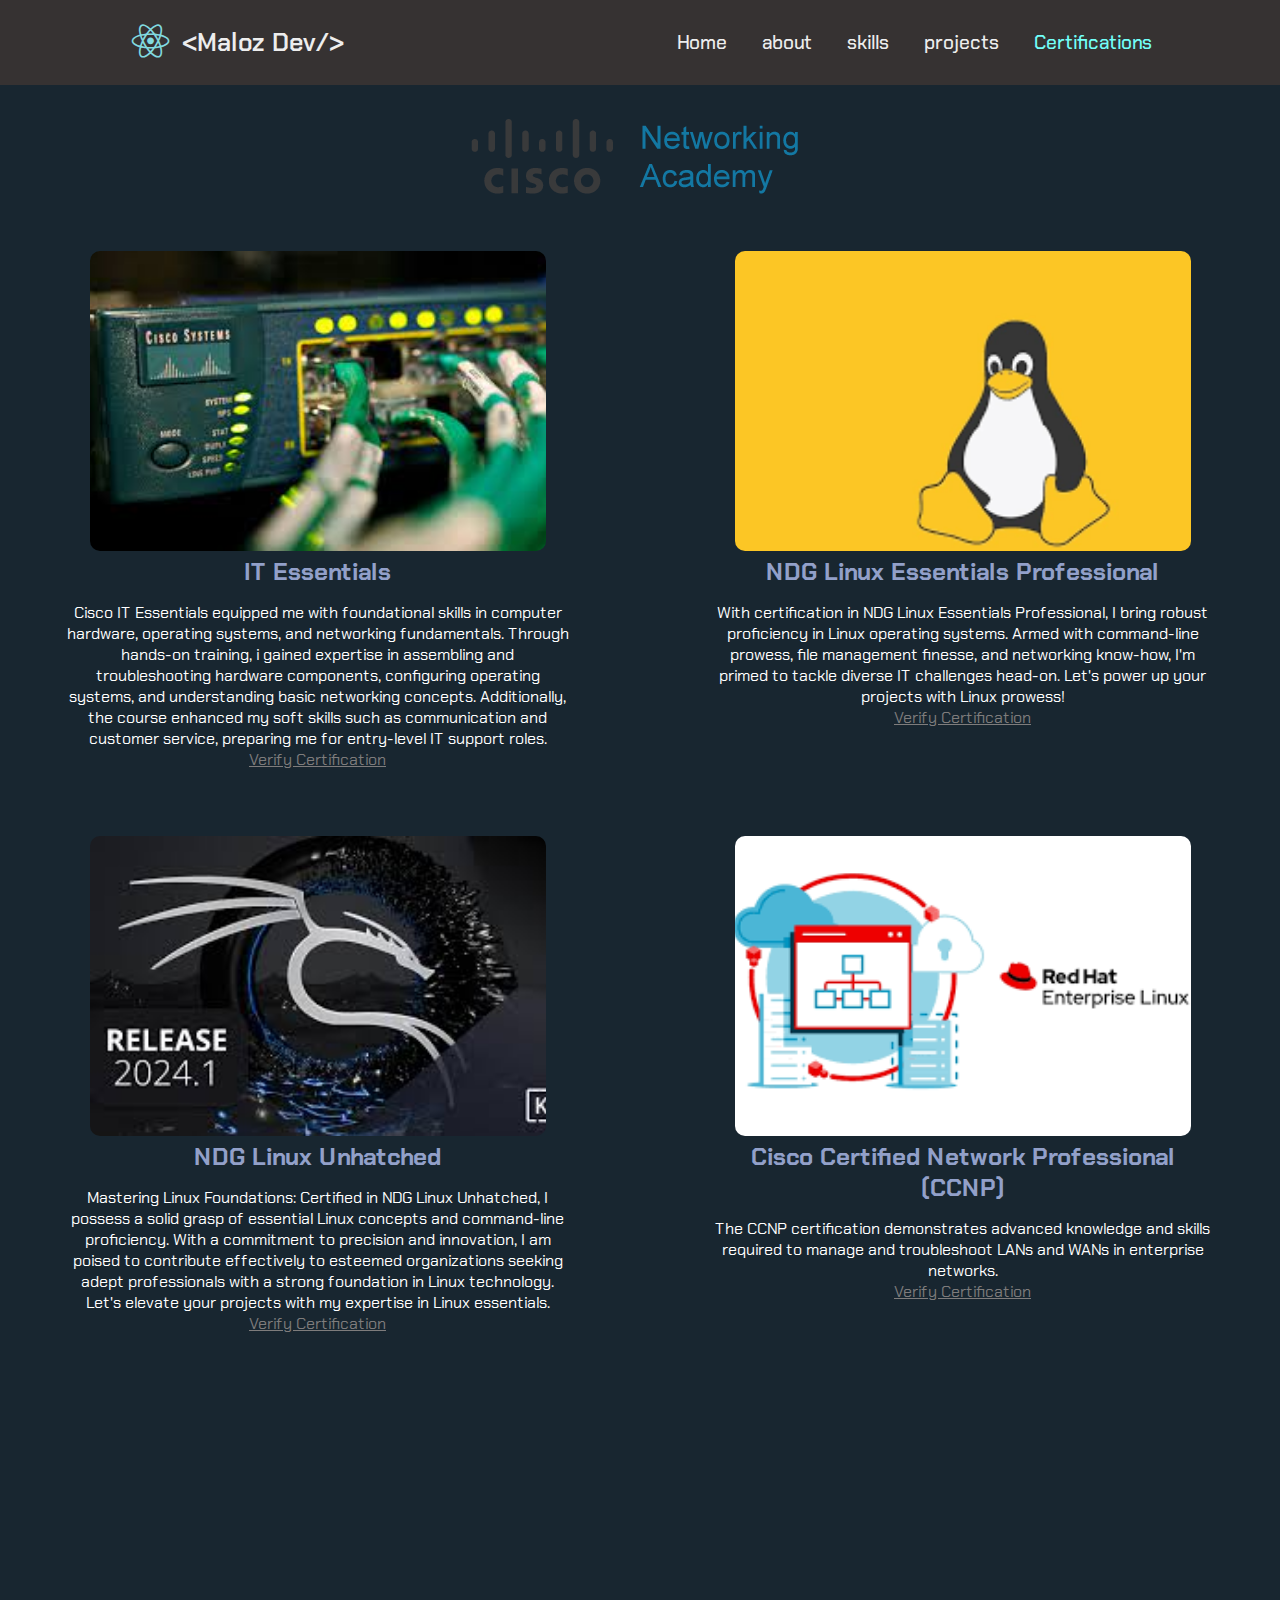
<file: my web/certificate.html>
<!DOCTYPE html>
<html lang="en">
<head>
    <meta charset="UTF-8">
    <meta name="viewport" content="width=device-width, initial-scale=1.0">
    <title>Certifications</title>
    <link rel="stylesheet" href="general.css">
    <link rel="stylesheet" href="certificate.css">

    <link href='https://unpkg.com/boxicons@2.1.4/css/boxicons.min.css' rel='stylesheet'>
    <link rel="icon" type="image/png" href="web-pic/icons8-instacart-100.png">
</head>
<body>
    <body>
        <header class="header">
            <a href="#" class="logo"><i class='bx bxl-react'></i>&lt;Maloz Dev/&gt;</a>
    
            <nav class="navbar">
                <a href="index.html">Home</a>
                <a href="#">about</a>
                <a href="#">skills</a>
                <a href="#">projects</a>
                <a href="certificate.html" class="active">Certifications</a>
            </nav>
        </header>

        <div class="cisco-logo">
            <img src="web-pic/cisco_netacad_logo.png" alt="">
        </div>

    <section class="certifications">
        <div class="certificate">
            <img src="web-pic/cisco-one">
            <h2>IT Essentials</h2>
            <p>Cisco IT Essentials equipped me with foundational skills in computer hardware, operating systems, and networking fundamentals.
                 Through hands-on training, i gained expertise in assembling and troubleshooting hardware components, configuring operating systems,
                 and understanding basic networking concepts. Additionally, the course enhanced my soft skills such as communication 
                 and customer service, preparing me for entry-level IT support roles.</p>
            <a href="papers/StephanMalobeka-CSC 2101 - Compu-certificate (1).pdf" target="_blank">Verify Certification</a>
        </div>
        <div class="certificate">
            <img src="web-pic/cisco-two.jpeg" style="object-position: right;">
            <h2>NDG Linux Essentials Professional</h2>
            <p>With certification in NDG Linux Essentials Professional, I bring robust proficiency in Linux operating systems. Armed with command-line prowess, file management finesse, and networking know-how, I'm primed to tackle diverse IT challenges
               head-on. Let's power up your projects with Linux prowess!</p>
            <a href="papers/StephanMalobeka-Linux Essentials-certificate.pdf" target="_blank">Verify Certification</a>
        </div>
        <div class="certificate">
            <img src="web-pic/cisco-three.jpg">
            <h2>NDG Linux Unhatched</h2>
            <p>Mastering Linux Foundations: Certified in NDG Linux Unhatched, I possess a solid grasp of essential Linux concepts and command-line proficiency. With a commitment to precision and innovation, I am poised to contribute effectively to esteemed organizations seeking adept professionals with a strong foundation in Linux technology. Let's
               elevate your projects with my expertise in Linux essentials.</p>
            <a href="papers/StephanMalobeka-Linux Unhatched -certificate.pdf" target="_blank">Verify Certification</a>
        </div>
        <div class="certificate">
            <img src="web-pic/cisco-four.png">
            <h2>Cisco Certified Network Professional (CCNP)</h2>
            <p>The CCNP certification demonstrates advanced knowledge and skills required to manage and troubleshoot LANs and WANs in enterprise networks.</p>
            <a href="https://www.netacad.com/portal/profile/1048598461/certi" target="_blank">Verify Certification</a>
        </div>
    </section>

</body>
</html>
</file>
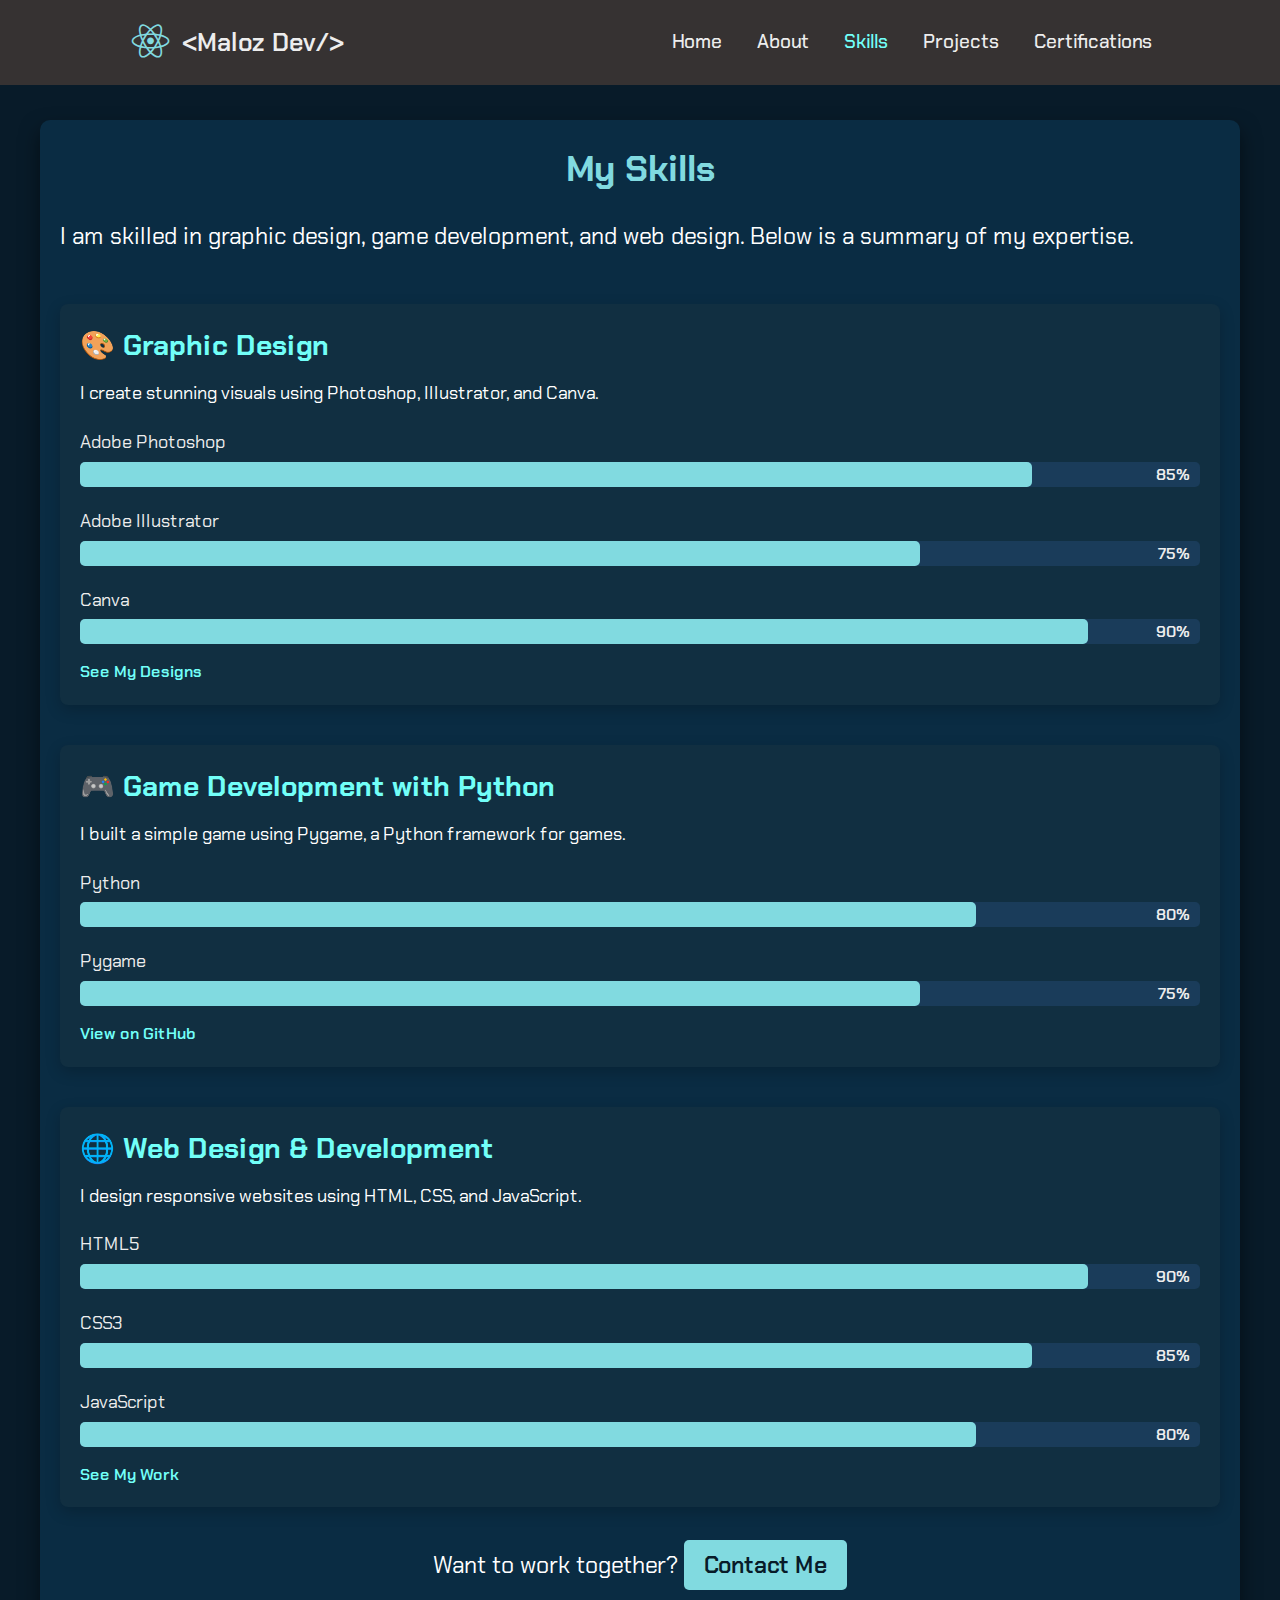
<file: my web/skills.html>
<!DOCTYPE html>
<html lang="en">
<head>
    <meta charset="UTF-8">
    <meta http-equiv="X-UA-Compatible" content="IE=edge">
    <meta name="viewport" content="width=device-width, initial-scale=1.0">

    <!-- Link to the external stylesheet for general styles -->
    <link rel="stylesheet" href="general.css">

    <!-- Link to the new skills-specific stylesheet -->
    <link rel="stylesheet" href="skills.css">

    <!-- Boxicons for icons -->
    <link href='https://unpkg.com/boxicons@2.1.4/css/boxicons.min.css' rel='stylesheet'>

    <!-- Favicon -->
    <link rel="icon" type="image/png" href="web-pic/icons8-instacart-100.png">

    <title>My Skills</title>
</head>
<body>
    <header class="header">
        <a href="#" class="logo"><i class='bx bxl-react'></i>&lt;Maloz Dev/&gt;</a>
        <nav class="navbar">
            <a href="index.html">Home</a>
            <a href="#">About</a>
            <a href="skills.html" class="active">Skills</a>
            <a href="#">Projects</a>
            <a href="certificate.html">Certifications</a>
        </nav>
    </header>

    <!-- Main Skills Section -->
    <div class="skills-section">
        <!-- Page Title -->
        <h1>My Skills</h1>
        <p>I am skilled in graphic design, game development, and web design. Below is a summary of my expertise.</p>

        <!-- Graphic Design Section -->
        <div class="skill">
            <h2>🎨 Graphic Design</h2>
            <p>I create stunning visuals using Photoshop, Illustrator, and Canva.</p>
            
            <!-- Progress bars for graphic design tools -->
            <ul>
                <li>Adobe Photoshop</li>
                <div class="progress-bar-container">
                    <div class="progress-bar" style="width: 85%;"></div>
                    <span class="progress-label">85%</span>
                </div>

                <li>Adobe Illustrator</li>
                <div class="progress-bar-container">
                    <div class="progress-bar" style="width: 75%;"></div>
                    <span class="progress-label">75%</span>
                </div>

                <li>Canva</li>
                <div class="progress-bar-container">
                    <div class="progress-bar" style="width: 90%;"></div>
                    <span class="progress-label">90%</span>
                </div>
            </ul>
            <a href="projects.html">See My Designs</a>
        </div>

        <!-- Game Development Section -->
        <div class="skill">
            <h2>🎮 Game Development with Python</h2>
            <p>I built a simple game using Pygame, a Python framework for games.</p>
            
            <!-- Progress bars for game development tools -->
            <ul>
                <li>Python</li>
                <div class="progress-bar-container">
                    <div class="progress-bar" style="width: 80%;"></div>
                    <span class="progress-label">80%</span>
                </div>

                <li>Pygame</li>
                <div class="progress-bar-container">
                    <div class="progress-bar" style="width: 75%;"></div>
                    <span class="progress-label">75%</span>
                </div>
            </ul>
            <a href="link-to-github">View on GitHub</a>
        </div>

        <!-- Web Design Section -->
        <div class="skill">
            <h2>🌐 Web Design & Development</h2>
            <p>I design responsive websites using HTML, CSS, and JavaScript.</p>
            
            <!-- Progress bars for web development tools -->
            <ul>
                <li>HTML5</li>
                <div class="progress-bar-container">
                    <div class="progress-bar" style="width: 90%;"></div>
                    <span class="progress-label">90%</span>
                </div>

                <li>CSS3</li>
                <div class="progress-bar-container">
                    <div class="progress-bar" style="width: 85%;"></div>
                    <span class="progress-label">85%</span>
                </div>

                <li>JavaScript</li>
                <div class="progress-bar-container">
                    <div class="progress-bar" style="width: 80%;"></div>
                    <span class="progress-label">80%</span>
                </div>
            </ul>
            <a href="projects.html">See My Work</a>
        </div>

        <!-- Call-to-Action Section -->
        <div class="cta">
            <p>Want to work together? <a href="mailto:malozmalobeka@gmail.com">Contact Me</a></p>
        </div>
    </div>
</body>
</html>
</file>
<file: my web/general.css>
/* Import Google Fonts */
@import url('https://fonts.googleapis.com/css2?family=Poppins:ital,wght@0,100;0,200;0,300;0,400;0,500;0,600;0,700;0,800;0,900;1,100;1,200;1,300;1,400;1,500;1,600;1,700;1,800;1,900&display=swap');
@import url('https://fonts.googleapis.com/css2?family=Chakra+Petch:ital,wght@0,300;0,400;0,500;0,600;0,700;1,300;1,400;1,500;1,600;1,700&display=swap');
@import url('https://fonts.googleapis.com/css2?family=Ojuju:wght@200..800&display=swap');

/* Reset default margin and padding */
* {
    margin: 0;
    padding: 0;
    box-sizing: border-box;
    font-family: 'Chakra Petch', sans-serif; /* Set font family */
}

body {
    background-color: #081b29;
    height: 5555px;
}

.header {
    position: fixed;
    top: 0;
    left: 0;
    width: 100%;
    background-color: rgb(54, 50, 50);
    padding: 20px 10%;
    display: flex;
    justify-content: space-between;
    align-items: center;
    z-index: 999;
}

.logo {
    display: flex;
    align-items: center;
    text-decoration: none;
    font-size: 25px;
    color: #ededed;
    font-weight: 600;
}

.logo i {
    font-size: 45px;
    margin-right: 9px;
    color: #81dae0;
}

/* Navigation styles */
.navbar {
    display: flex;
    justify-content: flex-end; /* Align navigation to the right */
}

.navbar a {
    text-decoration: none;
    font-size: 19px;
    color: #ededed;
    font-weight: 500;
    margin-left: 35px;
    transition: .3s;
}

.navbar a:hover,
.navbar a.active {
    color: #72fff8;
}


@media (max-width: 400px) {
    .header {
        padding: 15px 5%; /* Reduce padding for header */
    }

    .logo {
        font-size: 20px; /* Reduce font size for logo */
    }

    .logo i {
        font-size: 35px; /* Reduce icon size */
    }

    .navbar {
        display: none; /* Hide navigation */
    }

    .navbar {
        display: flex;
        justify-content: flex-end; /* Align navigation to the right */
        white-space: nowrap; /* Prevent line breaks */
    }

    .navbar a {
        font-size: 18px; /* Adjust font size for navigation links */
        margin-left: 25px; /* Adjust margin */
    }
}
</file>
<file: my web/certificate.css>
.certifications {
    margin-top: 55px;
    display: grid;
    grid-template-columns: repeat(2, 1fr);
    gap: 10px;
}

.certifications .certificate {
    grid-row: span 2;
    text-align: center;
    padding: 0 10%;
    padding-bottom: 56px;
   
}

body {
    color: white;
    background-color: #182630;
}
.cisco-logo {
    margin-top: 116px;
    display: inline-block;
    display: flex;
    justify-content: center;
    align-items: center;
}

.certifications .certificate img {
    width: 456px;
    height: 300px;
    border-radius:10px;
    object-fit: cover;

}

.certifications .certificate h2 {
    color: rgb(146, 160, 201);
    margin-bottom: 15px;
}

.certifications .certificate p {
    color: white;
}

.certifications .certificate a {
    color: rgb(126, 124, 124);
    transition: .5s,col;
    
}

.certifications .certificate a:hover {
    color: #82f0ea;
}
</file>
<file: my web/skills.css>
/* Reset default margin and padding */
* {
    margin: 0;
    padding: 0;
    box-sizing: border-box;
}

body {
    background-color: #081b29;
    color: #ededed;
    font-size: 16px;
    line-height: 1.6;
    padding: 20px;
}

.skills-section {
    max-width: 1200px;
    margin: 100px auto; /* Adds spacing from the fixed header */
    padding: 20px;
    background-color: #0a2c43;
    border-radius: 10px;
    box-shadow: 0 10px 20px rgba(0, 0, 0, 0.5);
}

/* Main Title Styling */
h1 {
    font-size: 36px;
    text-align: center;
    margin-bottom: 20px;
    color: #81dae0;
}

p {
    font-size: 23px;
    margin-bottom: 50px;
    color: #ffffff;
}

/* Skills Sections */
.skill {
    margin-bottom: 40px;
    padding: 20px;
    background-color: #112f41;
    border-radius: 8px;
    box-shadow: 0 5px 15px rgba(0, 0, 0, 0.2);
}

/* Skill Headings */
.skill h2 {
    font-size: 28px;
    color: #72fff8;
    margin-bottom: 10px;
}

/* Paragraph styling for each skill */
.skill p {
    font-size: 18px;
    margin-bottom: 15px;
}

/* Progress bar container */
.progress-bar-container {
    background-color: #1a3c5a;
    border-radius: 5px;
    height: 25px;
    width: 100%;
    margin-bottom: 15px;
    position: relative;
}

/* Progress bar itself */
.progress-bar {
    height: 100%;
    border-radius: 5px;
    background-color: #81dae0;
    position: absolute;
    top: 0;
    left: 0;
}

/* Individual percentage labels inside progress bars */
.progress-label {
    position: absolute;
    top: 0;
    right: 10px;
    color: #ededed;
    font-weight: 600;
}

/* Skill proficiency bars */
.skill ul {
    list-style-type: none;
    padding-left: 0;
}

.skill ul li {
    font-size: 18px;
    padding: 5px 0;
    position: relative;
    color: #ededed;
}

/* Links */
a {
    text-decoration: none;
    color: #72fff8;
    font-weight: 600;
    transition: color 0.3s;
}

a:hover {
    color: #3f92ff;
}

/* Call-to-Action Section */
.cta {
    text-align: center;
    margin-top: 40px;
}

.cta a {
    padding: 10px 20px;
    background-color: #81dae0;
    color: #081b29;
    border-radius: 5px;
    transition: background-color 0.3s;
}

.cta a:hover {
    background-color: #4a71f1;
}

/* Responsive Styles */
@media (max-width: 768px) {
    .skills-section {
        padding: 10px;
    }

    h1 {
        font-size: 30px;
    }

    .skill h2 {
        font-size: 24px;
    }

    .skill p, .skill ul li {
        font-size: 16px;
    }
}

@media (max-width: 480px) {
    h1 {
        font-size: 24px;
    }

    .skill h2 {
        font-size: 20px;
    }
}
</file>
